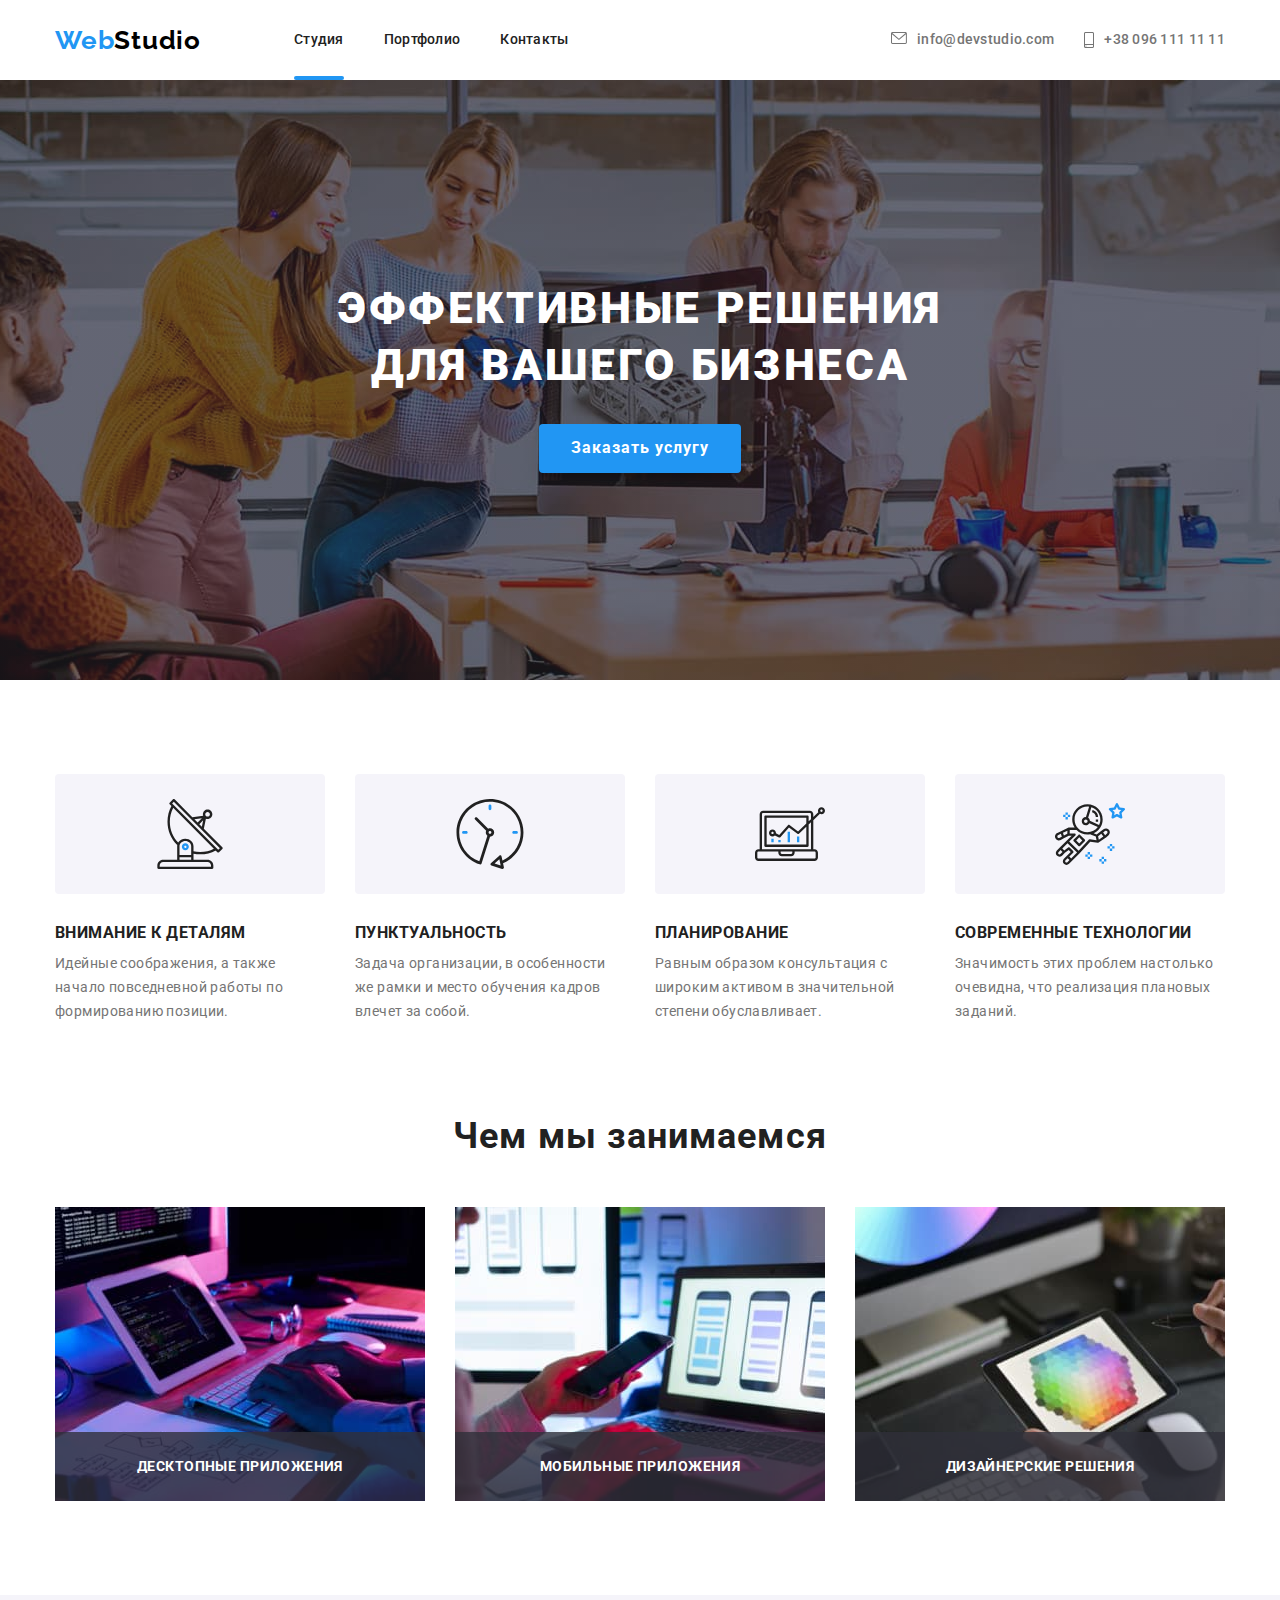
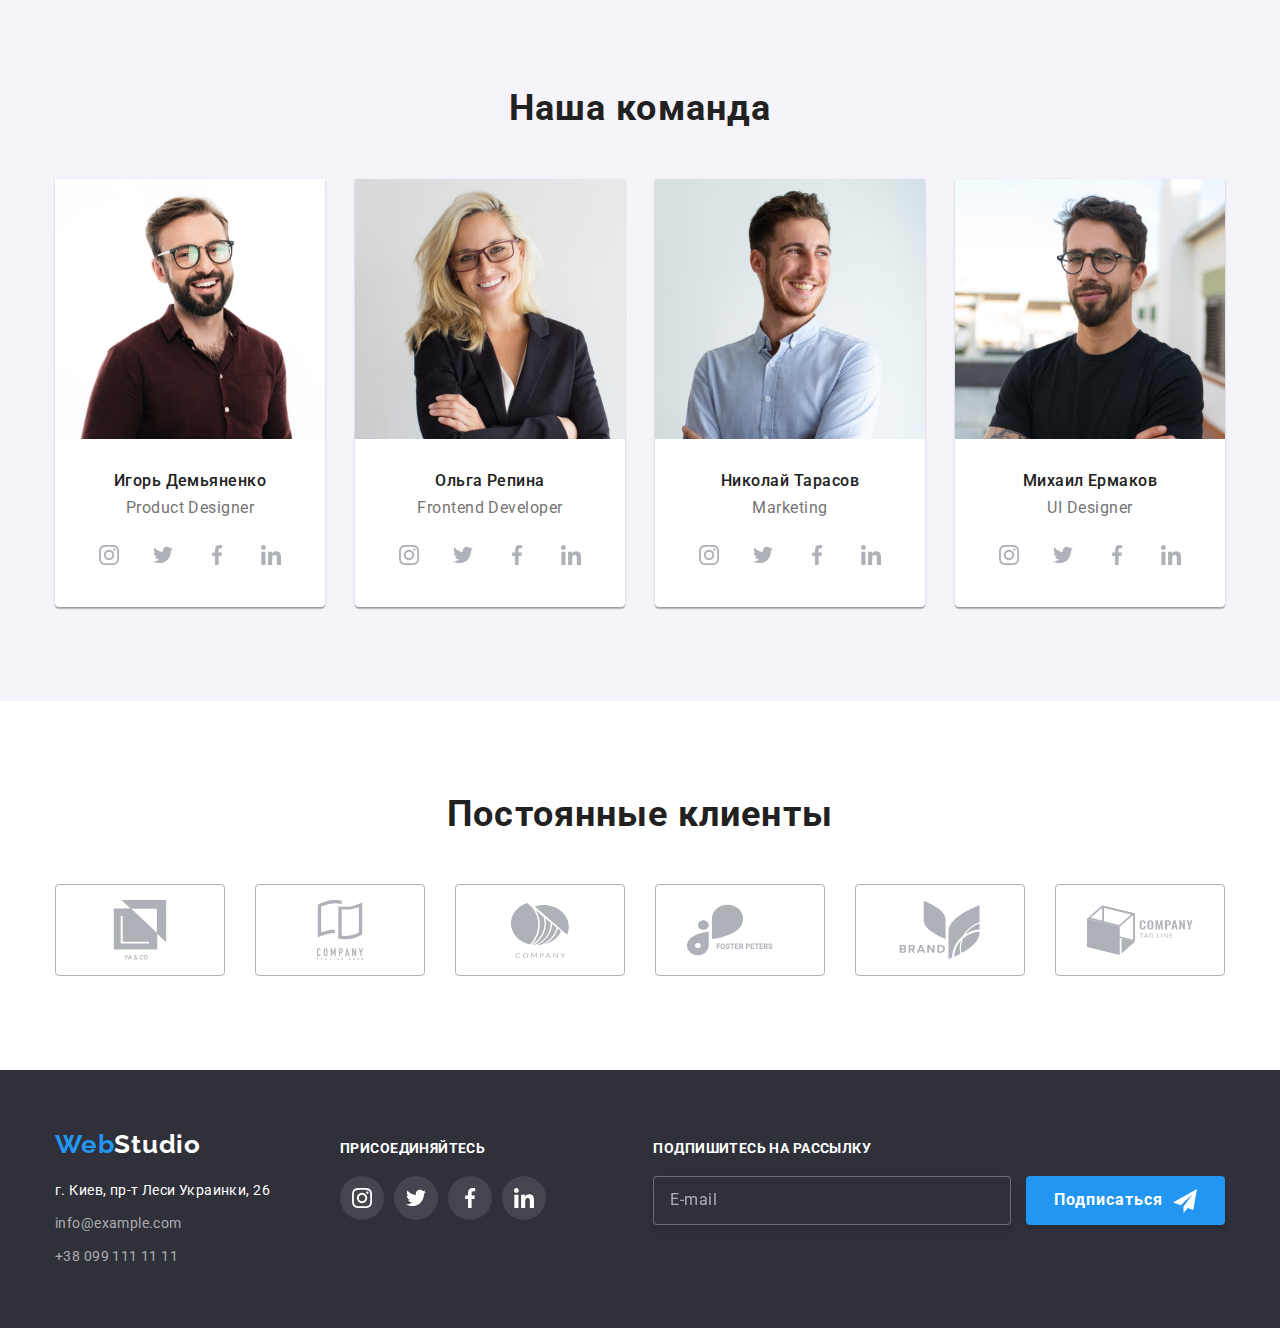
<file: index.html>
<!DOCTYPE html>
<html lang="ru">

<head>
    <meta charset="UTF-8">
    <meta http-equiv="X-UA-Compatible" content="IE=edge">
    <meta name="viewport" content="width=device-width, initial-scale=1.0">
    <title>Dokument1</title>
    <link rel="stylesheet"
        href="https://cdnjs.cloudflare.com/ajax/libs/modern-normalize/1.1.0/modern-normalize.min.css">
    <link rel="stylesheet" href="./css/styles.css">
    <link rel="preconnect" href="https://fonts.googleapis.com">
    <link rel="preconnect" href="https://fonts.gstatic.com" crossorigin>
    <link
        href="https://fonts.googleapis.com/css2?family=Raleway:wght@700&family=Roboto:wght@400;500;700;900&display=swap"
        rel="stylesheet">
</head>

<body>
    <!--Шапка -->
    <header class="page-header">
        <div class="hed-container container">
            <nav class="nav">
                <a href="" class="logo"> Web<span class="span-logo">Studio</span></a>
                <ul class="nav-list">
                    <li class="nav-item"><a href="./index.html" class="nav-link current"> Студия</a></li>
                    <li class="nav-item"><a href="./portfolio.html" class="nav-link">Портфолио</a></li>
                    <li class="nav-item"><a href="" class="nav-link">Контакты </a></li>
                </ul>
            </nav>
            <ul class="contakt">
                <li>
                    <a href="mailto:info@devstudio.com" class="contakt-link">
                        <svg class="contact-icon" width="16" height="12">
                            <use href="./images/symbol-defs.svg#icon-envelope"></use>
                        </svg> info@devstudio.com
                    </a>
                </li>
                <li>
                    <a href="tel:+380961111111" class="contakt-link">
                        <svg class="contact-icon" width="10" height="16">
                            <use href="./images/symbol-defs.svg#icon-smartphone-1"></use>
                        </svg>+38 096 111 11 11
                    </a>
                </li>
            </ul>
        </div>
    </header>
    <main>
        <!--Заголовок-->
        <section class="caption overlay">
            <div class="container">
                <h1 class="caption-title">Эффективные решения для вашего бизнеса</h1>
                <button type="button" class="caption-button" data-modal-open>Заказать услугу</button>
                <div class="backdrop is-hidden" data-modal>
                    <div class="modal">
                        <button class="model-button" data-modal-close>
                            <svg class="model-icon" width="18" height="18">
                                <use href="images/symbol-defs.svg#icon-closebutton"></use>
                            </svg>
                        </button>
                        <form class="modal-form">
                            <p>Оставьте свои данные, мы вам перезвоним</p>
                            <div class="form-fild">

                                <label for="name" class="fild-label">Имя</label>
                                <div class="fild-blok">
                                    <input type="text" name="user-name" id="name" class="form-input">
                                    <svg width="18" height="18" class="ooo-icons">
                                        <use href="images/symbol-defs.svg#icon-personform"></use>
                                    </svg>
                                </div>


                                <label for="tell" class="fild-label">Телефон</label>
                                <div class="fild-blok">
                                    <input type="tel" name="user-tell" id="tell" class="form-input">
                                    <svg width="18" height="18" class="ooo-icons">
                                        <use href="images/symbol-defs.svg#icon-phoneform"></use>
                                    </svg>
                                </div>


                                <label for="email" class="fild-label">Почта</label>
                                <div class="fild-blok">
                                    <input type="email" name="user-email" id="email" class="form-input">
                                    <svg width="18" height="18" class="ooo-icons">
                                        <use href="images/symbol-defs.svg#icon-emailform"></use>
                                    </svg>
                                </div>


                                <div class="modal-comment">
                                    <label for="comment" class="comment-label">Комметарий</label>
                                    <textarea class="comment-fild" name="comment" id="comment" rows="10"
                                        placeholder="Введите текст"></textarea>
                                </div>
                            </div>

                            <!--<div class="modal-policy"-->
                            <input type="checkbox" name="policy" id="policy" class="policy-checkbox" checked>
                            <label for="policy" class="policy-box">
                                Соглашаюсь с рассылкой и принимаю <a>Условия
                                    договора</a></label>

                            <button type="submit">Отправить</button>
                        </form>
                    </div>
                </div>
            </div>

        </section>
        <!--Особенности-->
        <section class="advantage section">
            <div class="container">
                <h2>Наши преимущества</h2>
                <ul class="advantage-list">
                    <li class="advantage-item">
                        <div class="advantage-blok">
                            <svg class="advantage-icon" width="70" height="70">
                                <use href="images/symbol-defs.svg#icon-antenna1"> </use>
                            </svg>
                        </div>
                        <h3>Внимание к деталям</h3>
                        <p class="advantage-content">Идейные соображения, а также начало повседневной работы по
                            формированию
                            позиции.</p>
                    </li>
                    <li class="advantage-item">
                        <div class="advantage-blok">
                            <svg class="advantage-icon" width="70" height="70">
                                <use href="images/symbol-defs.svg#icon-clock1"> </use>
                            </svg>
                        </div>
                        <h3 class="advantage-title">Пунктуальность</h3>
                        <p class="advantage-content">Задача организации, в особенности же рамки и место обучения кадров
                            влечет за
                            собой.</p>
                    </li>
                    <li class="advantage-item">
                        <div class="advantage-blok">
                            <svg class="advantage-icon" width="70" height="70">
                                <use href="images/symbol-defs.svg#icon-diagram1"> </use>
                            </svg>
                        </div>
                        <h3 class="advantage-title">Планирование</h3>
                        <p class="advantage-content">Равным образом консультация с широким активом в значительной
                            степени
                            обуславливает.</p>
                    </li>
                    <li class="advantage-item">
                        <div class="advantage-blok">
                            <svg class="advantage-icon" width="70" height="70">
                                <use href="images/symbol-defs.svg#icon-astronaut1"> </use>
                            </svg>
                        </div>
                        <h3 class="advantage-title">Современные технологии</h3>
                        <p class="advantage-content">Значимость этих проблем настолько очевидна, что реализация плановых
                            заданий.</p>
                    </li>
                </ul>
            </div>
        </section>
        <!--Чем мы занимаемся-->
        <section class="features section">
            <div class="container">
                <h2 class="features-title">Чем мы занимаемся</h2>
                <ul class="features-list">
                    <li class="features-item"><img src="./images/box1.jpg" class="features-picture" alt="создания сайта"
                            width="370">
                        <div class="features-thumb">
                            <p>Десктопные приложения</p>
                        </div>
                    </li>
                    <li class="features-item"><img src="./images/box2.jpg" class="features-picture"
                            alt="делаем дизайн мобильного приложения" width="370">
                        <div class="features-thumb">
                            <p>Мобильные приложения</p>
                        </div>
                    </li>
                    <li class="features-item"><img src="./images/box3.jpg" class="features-picture"
                            alt="делаем дизайн сайта" width="370">
                        <div class="features-thumb">
                            <p>Дизайнерские решения</p>
                        </div>
                    </li>
                </ul>
            </div>
        </section>
        <!--Наша команда-->
        <section class="team section">
            <div class="container">
                <h2 class="team-title">Наша команда</h2>
                <ul class="team-list">
                    <li class="team-item"> <img src="./images/img1.jpg" class="team-picture" alt="Игорь Демьяненко"
                            width="270">
                        <div class="team-details">
                            <h3 class="team-name">Игорь Демьяненко</h3>
                            <p class="team-content">Product Designer</p>
                            <ul class="social-list">
                                <li>
                                    <a href="" class="social-link">
                                        <svg class="social-icon" width="20" height="20">
                                            <use href="images/symbol-defs.svg#icon-instagram1"></use>
                                        </svg>
                                    </a>
                                </li>
                                <li>
                                    <a href="" class="social-link">
                                        <svg class="social-icon" width="20" height="20">
                                            <use href="images/symbol-defs.svg#icon-twitter1"></use>
                                        </svg>
                                    </a>
                                </li>
                                <li>
                                    <a href="" class="social-link">
                                        <svg class="social-icon" width="20" height="20">
                                            <use href="images/symbol-defs.svg#icon-facebook1"></use>
                                        </svg>
                                    </a>
                                </li>
                                <li>
                                    <a href="" class="social-link">
                                        <svg class="social-icon" width="20" height="20">
                                            <use href="images/symbol-defs.svg#icon-linkedin1"></use>
                                        </svg>
                                    </a>
                                </li>
                            </ul>
                        </div>
                    </li>
                    <li class="team-item"><img src="./images/img2.jpg" class="team-picture" alt="Ольга Репина"
                            width="270">
                        <div class="team-details">
                            <h3 class="team-name">Ольга Репина</h3>
                            <p class="team-content">Frontend Developer</p>
                            <ul class="social-list">
                                <li>
                                    <a href="" class="social-link">
                                        <svg class="social-icon" width="20" height="20">
                                            <use href="images/symbol-defs.svg#icon-instagram1"></use>
                                        </svg>
                                    </a>
                                </li>
                                <li>
                                    <a href="" class="social-link">
                                        <svg class="social-icon" width="20" height="20">
                                            <use href="images/symbol-defs.svg#icon-twitter1"></use>
                                        </svg>
                                    </a>
                                </li>
                                <li>
                                    <a href="" class="social-link">
                                        <svg class="social-icon" width="20" height="20">
                                            <use href="images/symbol-defs.svg#icon-facebook1"></use>
                                        </svg>
                                    </a>
                                </li>
                                <li>
                                    <a href="" class="social-link">
                                        <svg class="social-icon" width="20" height="20">
                                            <use href="images/symbol-defs.svg#icon-linkedin1"></use>
                                        </svg>
                                    </a>
                                </li>
                            </ul>
                        </div>
                    </li>
                    <li class="team-item"><img src="./images/img3.jpg" class="team-picture" alt="Николай Тарасов"
                            width="270">
                        <div class="team-details">
                            <h3 class="team-name">Николай Тарасов</h3>
                            <p class="team-content">Marketing</p>
                            <ul class="social-list">
                                <li>
                                    <a href="" class="social-link">
                                        <svg class="social-icon" width="20" height="20">
                                            <use href="images/symbol-defs.svg#icon-instagram1"></use>
                                        </svg>
                                    </a>
                                </li>
                                <li>
                                    <a href="" class="social-link">
                                        <svg class="social-icon" width="20" height="20">
                                            <use href="images/symbol-defs.svg#icon-twitter1"></use>
                                        </svg>
                                    </a>
                                </li>
                                <li>
                                    <a href="" class="social-link">
                                        <svg class="social-icon" width="20" height="20">
                                            <use href="images/symbol-defs.svg#icon-facebook1"></use>
                                        </svg>
                                    </a>
                                </li>
                                <li>
                                    <a href="" class="social-link">
                                        <svg class="social-icon" width="20" height="20">
                                            <use href="images/symbol-defs.svg#icon-linkedin1"></use>
                                        </svg>
                                    </a>
                                </li>
                            </ul>
                        </div>
                    </li>
                    <li class="team-item"><img src="./images/img4.jpg" class="team-picture" alt="Михаил Ермаков"
                            width="270">
                        <div class="team-details">
                            <h3 class="team-name">Михаил Ермаков</h3>
                            <p class="team-content">UI Designer</p>
                            <ul class="social-list">
                                <li>
                                    <a href="" class="social-link">
                                        <svg class="social-icon" width="20" height="20">
                                            <use href="images/symbol-defs.svg#icon-instagram1"></use>
                                        </svg>
                                    </a>
                                </li>
                                <li>
                                    <a href="" class="social-link">
                                        <svg class="social-icon" width="20" height="20">
                                            <use href="images/symbol-defs.svg#icon-twitter1"></use>
                                        </svg>
                                    </a>
                                </li>
                                <li>
                                    <a href="" class="social-link">
                                        <svg class="social-icon" width="20" height="20">
                                            <use href="images/symbol-defs.svg#icon-facebook1"></use>
                                        </svg>
                                    </a>
                                </li>
                                <li>
                                    <a href="" class="social-link">
                                        <svg class="social-icon" width="20" height="20">
                                            <use href="images/symbol-defs.svg#icon-linkedin1"></use>
                                        </svg>
                                    </a>
                                </li>
                            </ul>
                        </div>
                    </li>
                </ul>
            </div>
        </section>
        <!--Постоянные клиееты-->
        <section class=" client section">
            <div class="container">
                <h2 class="client-title">Постоянные клиенты</h2>
                <ul class="client-list">
                    <li class="client-item">
                        <a class="client-link" href="#">
                            <svg class="client-icon" width="106" height="60">
                                <use href=" images/symbol-defs.svg#icon-group1"></use>
                            </svg>
                        </a>
                    </li>
                    <li class="client-item">
                        <a class="client-link" href="#">
                            <svg class="client-icon" width="106" height="60">
                                <use href=" images/symbol-defs.svg#icon-group2"></use>
                            </svg>
                        </a>
                    </li>
                    <li class="client-item">
                        <a class="client-link" href="#">
                            <svg class="client-icon" width="106" height="60">
                                <use href="images/symbol-defs.svg#icon-group3"></use>
                            </svg>
                        </a>
                    </li>
                    <li class="client-item">
                        <a class="client-link" href="#">
                            <svg class="client-icon" width="106" height="60">
                                <use href="images/symbol-defs.svg#icon-group4"></use>
                            </svg>
                        </a>
                    </li>
                    <li class="client-item">
                        <a class="client-link" href="#">
                            <svg class="client-icon" width="106" height="60">
                                <use href="images/symbol-defs.svg#icon-group5"></use>
                            </svg>
                        </a>
                    </li>
                    <li class="client-item">
                        <a class="client-link" href="#">
                            <svg class="client-icon" width="106" height="60">
                                <use href="images/symbol-defs.svg#icon-group6"></use>
                            </svg>
                        </a>
                    </li>
                </ul>
            </div>

        </section>
    </main>
    <footer class="footer">
        <div class="container">
            <div class="footer-info">
                <a href="" class="footlogo logo"> Web<span class="footer-logo">Studio</span></a>
                <address class="footer-contact">
                    <ul class="footer-list">
                        <li class="footer-item"> <a href="" class="footer-adress">г. Киев, пр-т Леси Украинки, 26</a>
                        </li>
                        <li class="footer-item"> <a href="" class="footer-link"> info@example.com</a></li>
                        <li class="footer-item"><a href="" class="footer-link"> +38 099 111 11 11</a></li>
                    </ul>
                </address>
            </div>
            <div class="follow">
                <h3>Присоединяйтесь</h3>
                <ul class="follow-list">
                    <li><a href="" class="follow-link">
                            <svg class="follow-icon" width="20" height="20">
                                <use href="images/symbol-defs.svg#icon-instagram1"></use>
                            </svg>
                        </a></li>
                    <li><a href="" class="follow-link">
                            <svg class="follow-icon" width="20" height="20">
                                <use href="images/symbol-defs.svg#icon-twitter1"></use>
                            </svg>
                        </a></li>
                    <li><a href="" class="follow-link">
                            <svg class="follow-icon" width="20" height="20">
                                <use href="images/symbol-defs.svg#icon-facebook1"></use>
                            </svg>
                        </a></li>
                    <li><a href="" class="follow-link">
                            <svg class="follow-icon" width="20" height="20">
                                <use href="images/symbol-defs.svg#icon-linkedin1"></use>
                            </svg>
                        </a>
                    </li>
                </ul>
            </div>

            <form class="foter-form">
                <h3>Подпишитесь на рассылку</h3>
                <label for="email"></label>
                <input type="email" name="email" placeholder="E-mail">
                <button type="submit">Подписаться
                    <svg class="form-footer-icon" width="24" height="24">
                        <use href="images/symbol-defs.svg#icon-iconsend"></use>
                    </svg>
                </button>
            </form>
        </div>


    </footer>
    <script src="./JS/modal.js"></script>
</body>

</html>
</file>
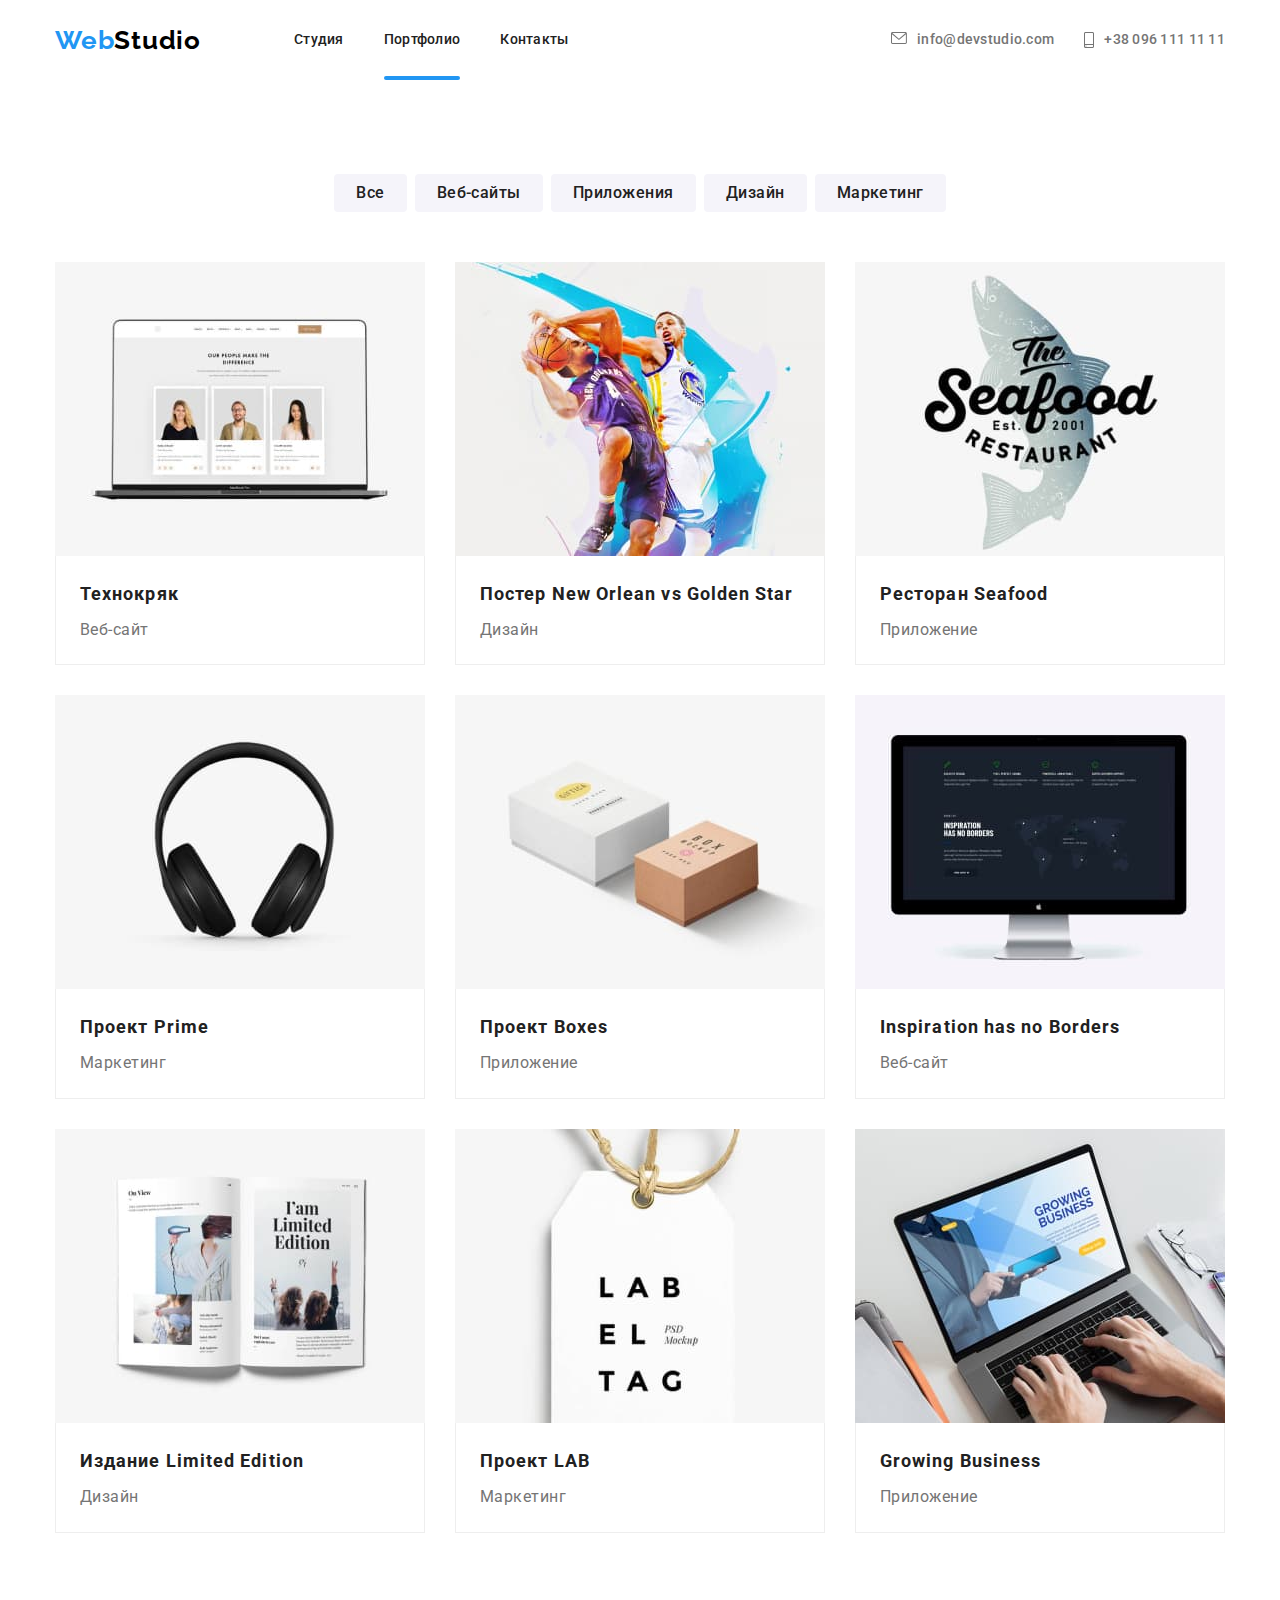
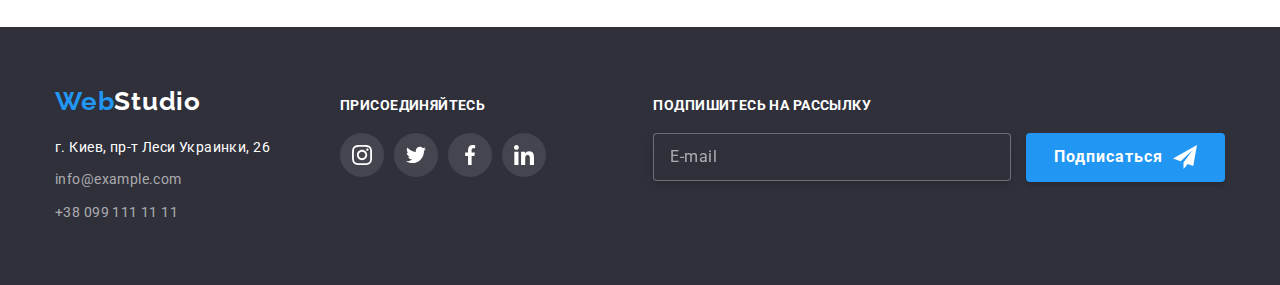
<file: portfolio.html>
<!DOCTYPE html>
<html lang="ru">

<head>
    <meta charset="UTF-8">
    <meta http-equiv="X-UA-Compatible" content="IE=edge">
    <meta name="viewport" content="width=device-width, initial-scale=1.0">
    <title>Dokument1</title>
    <link rel="stylesheet"
        href="https://cdnjs.cloudflare.com/ajax/libs/modern-normalize/1.1.0/modern-normalize.min.css">
    <link rel="stylesheet" href="./css/styles.css">
    <link rel="preconnect" href="https://fonts.googleapis.com">
    <link rel="preconnect" href="https://fonts.gstatic.com" crossorigin>
    <link
        href="https://fonts.googleapis.com/css2?family=Raleway:wght@700&family=Roboto:wght@400;500;700;900&display=swap"
        rel="stylesheet">
</head>

<body>
    <!--Шапка -->
    <header class="page-header">
        <div class="hed-container container">
            <nav class="nav">
                <a href="" class="logo"> Web<span class="span-logo">Studio</span></a>
                <ul class="nav-list">
                    <li class="nav-item"><a href="./index.html" class="nav-link"> Студия</a></li>
                    <li class="nav-item"><a href="./portfolio.html" class="nav-link current">Портфолио</a></li>
                    <li class="nav-item"><a href="" class="nav-link ">Контакты </a></li>
                </ul>
            </nav>
            <ul class="contakt">
                <li>
                    <a href="mailto:info@devstudio.com" class="contakt-link">
                        <svg class="contact-icon" width="16" height="12">
                            <use href="./images/symbol-defs.svg#icon-envelope"></use>
                        </svg> info@devstudio.com
                    </a>
                </li>
                <li>
                    <a href="tel:+380961111111" class="contakt-link">
                        <svg class="contact-icon" width="10" height="16">
                            <use href="./images/symbol-defs.svg#icon-smartphone-1"></use>
                        </svg>+38 096 111 11 11
                    </a>
                </li>
            </ul>
        </div>
    </header>
    <main>
        <!--Здесь одна секция-->
        <section class="portfolio section">
            <div class="container">
                <h1>Portfolio</h1>
                <ul class="button-list">
                    <li class="button-item"><button type="button">Все</button></li>
                    <li class="button-item"><button type="button">Веб-сайты</button></li>
                    <li class="button-item"><button type="button">Приложения</button></li>
                    <li class="button-item"><button type="button">Дизайн</button></li>
                    <li class="button-item"><button type="button">Маркетинг</button></li>
                </ul>
                <ul class="portfolio-list">
                    <li class="portfolio-item">
                        <a href="" class="portfolio-link">
                            <div class="portfolio-thumb">
                                <img src="./images/img5.jpg" class="portfolio-picture" alt="макет сайта на ноутбуке"
                                    width="370">
                                <p class="article-content">
                                    Технокряк это современная площадка распространения коронавируса. Компании используют
                                    эту платформу для цифрового
                                    шпионажа и атак на защищённые сервера конкурентов.
                                </p>
                            </div>
                            <div class="portfolio-details">
                                <h2>Технокряк</h2>
                                <p>Веб-сайт</p>
                            </div>
                        </a>
                    </li>
                    <li class="portfolio-item">
                        <a href="" class="portfolio-link">
                            <div class="portfolio-thumb">
                                <img src="./images/img6.jpg" class="portfolio-picture" alt="волейболисты" width="370">
                                <p class="article-content">
                                    Lorem ipsum dolor sit amet consectetur adipisicing elit. Officia doloribus quibusdam
                                    saepe veritatis fugit mollitia assumenda est totam alias enim, commodi ipsam rerum
                                    neque iste pariatur in maxime modi ducimus!
                                </p>
                            </div>
                            <div class="portfolio-details">
                                <h2>Постер New Orlean vs Golden Star</h2>
                                <p>Дизайн</p>
                            </div>
                        </a>
                    </li>
                    <li class="portfolio-item">
                        <a href="" class="portfolio-link">
                            <div class="portfolio-thumb"><img src="./images/img7.jpg" class="portfolio-picture"
                                    alt="макет приложения" width="370">
                                <p class="article-content">
                                    Технокряк это современная площадка распространения коронавируса. Компании используют
                                    эту платформу для цифрового
                                    шпионажа и атак на защищённые сервера конкурентов.
                                </p>
                            </div>
                            <div class="portfolio-details">
                                <h2>Ресторан Seafood</h2>
                                <p>Приложение</p>
                            </div>
                        </a>
                    </li>
                    <li class="portfolio-item">
                        <a href="" class="portfolio-link">
                            <div class="portfolio-thumb"><img src="./images/img8.jpg" class="portfolio-picture"
                                    alt="наушники" width="370">
                                <p class="article-content">
                                    Технокряк это современная площадка распространения коронавируса. Компании используют
                                    эту платформу для цифрового
                                    шпионажа и атак на защищённые сервера конкурентов.
                                </p>
                            </div>
                            <div class="portfolio-details">
                                <h2>Проект Prime</h2>
                                <p>Маркетинг</p>
                            </div>
                        </a>
                    </li>
                    <li class="portfolio-item">
                        <a href="" class="portfolio-link">
                            <div class="portfolio-thumb"><img src="./images/img9.jpg" class="portfolio-picture"
                                    alt="коробочки" width="370">
                                <p class="article-content">
                                    Технокряк это современная площадка распространения коронавируса. Компании используют
                                    эту платформу для цифрового
                                    шпионажа и атак на защищённые сервера конкурентов.
                                </p>
                            </div>
                            <div class="portfolio-details">
                                <h2>Проект Boxes</h2>
                                <p>Приложение</p>
                            </div>
                        </a>
                    </li>
                    <li class="portfolio-item">
                        <a href="" class="portfolio-link">
                            <div class="portfolio-thumb"><img src="./images/img10.jpg" class="portfolio-picture"
                                    alt="монитор" width="370">
                                <p class="article-content">
                                    Технокряк это современная площадка распространения коронавируса. Компании используют
                                    эту платформу для цифрового
                                    шпионажа и атак на защищённые сервера конкурентов.
                                </p>
                            </div>
                            <div class="portfolio-details">
                                <h2>Inspiration has no Borders</h2>
                                <p>Веб-сайт</p>
                            </div>
                        </a>
                    </li>
                    <li class="portfolio-item">
                        <a href="" class="portfolio-link">
                            <div class="portfolio-thumb"><img src="./images/img11.jpg" class="portfolio-picture"
                                    alt="книга" width="370">
                                <p class="article-content">
                                    Технокряк это современная площадка распространения коронавируса. Компании используют
                                    эту платформу для цифрового
                                    шпионажа и атак на защищённые сервера конкурентов.
                                </p>
                            </div>
                            <div class="portfolio-details">
                                <h2>Издание Limited Edition</h2>
                                <p>Дизайн</p>
                            </div>
                        </a>
                    </li>
                    <li class="portfolio-item">
                        <a href="" class="portfolio-link">
                            <div class="portfolio-thumb"><img src="./images/img12.jpg" class="portfolio-picture"
                                    alt="бейдж" width="370">
                                <p class="article-content">
                                    Технокряк это современная площадка распространения коронавируса. Компании используют
                                    эту платформу для цифрового
                                    шпионажа и атак на защищённые сервера конкурентов.
                                </p>
                            </div>
                            <div class="portfolio-details">
                                <h2>Проект LAB</h2>
                                <p>Маркетинг</p>
                            </div>
                        </a>
                    </li>
                    <li class="portfolio-item">
                        <a href="" class="portfolio-link">
                            <div class="portfolio-thumb"><img src="./images/img13.jpg" class="portfolio-picture"
                                    alt="макет приложения на ноутбуке" width="370">
                                <p class="article-content">
                                    Технокряк это современная площадка распространения коронавируса. Компании используют
                                    эту платформу для цифрового
                                    шпионажа и атак на защищённые сервера конкурентов.
                                </p>
                            </div>
                            <div class="portfolio-details">
                                <h2>Growing Business</h2>
                                <p>Приложение</p>
                            </div>
                        </a>

                    </li>
                </ul>
            </div>
        </section>
    </main>
    <footer class="footer">
        <div class="container">
            <div class="footer-info">
                <a href="" class="footlogo logo"> Web<span class="footer-logo">Studio</span></a>
                <address class="footer-contact">
                    <ul class="footer-list">
                        <li class="footer-item"> <a href="" class="footer-adress">г. Киев, пр-т Леси Украинки, 26</a>
                        </li>
                        <li class="footer-item"> <a href="" class="footer-link"> info@example.com</a></li>
                        <li class="footer-item"><a href="" class="footer-link"> +38 099 111 11 11</a></li>
                    </ul>
                </address>
            </div>
            <div class="follow">
                <h3>Присоединяйтесь</h3>
                <ul class="follow-list">
                    <li><a href="" class="follow-link">
                            <svg class="follow-icon" width="20" height="20">
                                <use href="images/symbol-defs.svg#icon-instagram1"></use>
                            </svg>
                        </a></li>
                    <li><a href="" class="follow-link">
                            <svg class="follow-icon" width="20" height="20">
                                <use href="images/symbol-defs.svg#icon-twitter1"></use>
                            </svg>
                        </a></li>
                    <li><a href="" class="follow-link">
                            <svg class="follow-icon" width="20" height="20">
                                <use href="images/symbol-defs.svg#icon-facebook1"></use>
                            </svg>
                        </a></li>
                    <li><a href="" class="follow-link">
                            <svg class="follow-icon" width="20" height="20">
                                <use href="images/symbol-defs.svg#icon-linkedin1"></use>
                            </svg>
                        </a></li>
                </ul>
            </div>
            <form class="foter-form">
                <h3>Подпишитесь на рассылку</h3>
                <label for="email"></label>
                <input type="email" name="email" id="email" placeholder="E-mail">
                <button type="submit">Подписаться
                    <svg class="form-footer-icon" width="24" height="24">
                        <use href="images/symbol-defs.svg#icon-iconsend"></use>
                    </svg>
                </button>
            </form>
        </div>
    </footer>
</body>

</html>
</file>
<file: css/styles.css>
body {
    font-family: "Roboto", sans-serif;
    font-size: 14px;
    background-color: var(--background-color);
    color: var(--page-text-color);

  
}
:root{
    --primary-text-color: #212121;
    --title-text-color: #FFFFFF;
    --accent-text-color: #2196F3;
    --page-text-color:#757575;
    --footer-link-color: #FFFFFF99;
    --logo-color:  #000000;
    --background-color:#FFFFFF;
    --background-color-main:#2F303A;
    --background-button-portfolio: #F5F4FA;
    --background-button-hover: #2196F3;
    --box-shadow-portfolio:0px 4px 4px 0px #00000040;
    --box-shadow-portlolio-button :0px 2px 2px 0px #0000001F,

 0px 1px 2px 0px #00000014,

 0px 3px 1px 0px #0000001A;

    --box-shadow-button-hover: 0px 2px 2px 0px #0000001F;
    box-shadow: 0px 1px 2px 0px #00000014;
    box-shadow: 0px 3px 1px 0px #0000001A;
    --portfolio-border-radius: 4px;
    --primery-icon-color: #AFB1B8;

}
a{
    text-decoration: none;
}
h1, h2, h3, p{
    margin: 0;
    list-style: none;
}
ul{
list-style: none;
margin: 0;
padding: 0;
}

li {
    display: inline-block;
}

.section{
    /*padding-top: 94px;
    padding-bottom: 94px;*/
    padding: 94px 0;
}

/*.page-header {
    border-bottom:  1px solid #ECECEC;
}*/

.container {
    width: 1200px;
    margin-left: auto;
    margin-right: auto;
    padding-left: 15px;
    padding-right: 15px;
}

.hed-container {
    display: flex;
    align-items: center;
 }

 .logo{
    font-family: Raleway;
    font-weight: bold;
    font-size: 26px;
    line-height: 1.1;
    letter-spacing: 0.03em;
    color: var(--accent-text-color);
    margin-right: 93px;
 }
 .span-logo{
     color: var(--logo-color);
 }
 .nav{
     display: flex;
     align-items: center;
     margin-left: 93px;
     margin-left: 0;
     
 }
 .nav-list {
     display: flex;

 }

 .nav-item:not(:last-child) {
     margin-right: 40px;
 }

 /*.nav-list .item + .item{
     margin-left: 40px;
 }*/

 .nav-list a {
    font-weight: 500;
    line-height:1.1;
    letter-spacing: 0.02em;
    display: block;
    padding-top: 32px;
    padding-bottom: 32px;
    position: relative;
    color: var(--primary-text-color);

    transition: color 250ms cubic-bezier(0.4, 0, 0.2, 1) ;
 }
 .nav-link:hover, 
 .nav-link:focus
   {
     color: var(--accent-text-color);
     cursor: pointer;
 }

 .nav-link.current::after
 {
     content: "";
     width: 100%;
     height: 4px;
     display: block;
     position: absolute;
     bottom: 0;
     left: 0;
     border-radius: 2px;
     background: var(--background-button-hover);
   
   
 }
/*.nav-link.current:active::after{
    opacity: 1;
}*/



 .contakt {
    display: flex;
    margin-left: auto;
 }
/*.contakt-item:not(:last-child){
    margin-right: 50px;
}*/


 .contakt .contakt-link{
    font-weight: 500;
    font-size: 14px;
    line-height: 1.1;
    letter-spacing: 0.02em;
     color:var(--page-text-color);
     display: inline-flex;
     padding: 32px 0;

    transition: color 250ms cubic-bezier(0.4, 0, 0.2, 1) ;
 }

 .contakt >li:not(:last-child){
     margin-right: 30px;
 }
.contakt-link:hover,
.contakt-link:focus
{
    color: var(--accent-text-color);
}

 .contact-icon{
    margin-right: 10px;
    fill: currentColor;
}
/*.contact-icon:hover{
    fill: var(--background-button-hover);
}*/

/*Секція заголовок*/

.caption{

    margin: auto;
    padding-top: 200px;
    padding-bottom: 200px;
    background: var(--background-color-main);
}

/*стилізація фото заголовка, лінійний градієнт*/

.overlay{
    max-width: 1600px;
    height: 600px;
    margin-left: auto;
    margin-right: auto;
    background-image: linear-gradient(to right, rgba(47, 48, 58, 0.4),
    rgba(47, 48, 58, 0.4)),
    url("../images/Img14.jpg");
    background-repeat: no-repeat;
    background-position: center;
    background-size: cover;
}

/* кінець стилізація фото заголовка, лінійний градієнт*/

.caption-title{
    font-weight: 900;
    font-size: 44px;
    line-height: 1.3;
    text-align: center;
    letter-spacing: 0.06em;
    text-transform: uppercase;
    color: var(--title-text-color);
    width: 696px;
    margin-left: auto;
    margin-right: auto;
    margin-bottom: 30px;
}
.caption-button{
    font-weight: bold;
    font-size: 16px;
    line-height: 1.8;
    display: flex;
    align-items: center;
    text-align: center;
    letter-spacing: 0.06em;
    color: var(--title-text-color);
    background-color: var(--accent-text-color);
    margin-left: auto;
    box-shadow: 0px 4px 4px rgba(0, 0, 0, 0.15);
    margin-right: auto;
    padding: 10px 32px;
    border-radius: 4px;
    border: none;
    cursor: pointer;

    
}

.backdrop{
    z-index: 10;
    position: fixed;
    top: 0;
    left: 0;
    width: 100%;
    height: 100%;
    background-color: rgba(0, 0, 0, 0.2);

    transition:  1s cubic-bezier(0.4, 0, 0.2, 1) opacity ;

    
}
.backdrop.is-hidden{
    opacity: 0;
    pointer-events: none;
}

.modal{
    position: absolute;
    top: 50%;
    left: 50%;
    transform: translate(-50%, -50%);

    width: 528px;
    min-height: 581px;

    background-color: var(--background-color);
    border-radius: 4px;

    transition:  1s cubic-bezier(0.4, 0, 0.2, 1) ;


}

.model-button{
    position: absolute;
    top: 8px;
    right: 8px;

    display: flex;
    width: 30px;
    height: 30px;
    border-radius: 50%;
    align-items: center;
    justify-content: center;
    background: var(--background-color);
    border: 1px solid rgba(0, 0, 0, 0.1);
    box-sizing: border-box;

    padding: 0;
    cursor: pointer;

    transition:  fill 250ms cubic-bezier(0.4, 0, 0.2, 1) ;
    
}

.model-button:hover{
fill: var(--background-button-hover);
}


.modal-form  p{
    font-weight: bold;
    font-size: 20px;
    line-height: 1.1;
    text-align: center;
    letter-spacing: 0.03em;

    color: var(--primary-text-color);
    margin-bottom: 12px;

}

.modal-form{
    width: 528px;
    padding: 40px;
    /*outline: 1px solid teal;*/
}

.form-fild{
    /*width: 448px;*/
   /* outline: 1px solid red;*/
    margin-bottom: 20px;
    display: flex;
    flex-direction: column;
    
}

.fild-blok{
    position: relative;
    width: 448px;
    height: 40px;
    
    margin-bottom: 10px;
   
}
 .fild-label
 {
    font-size: 12px;
    line-height: 1.1;
    letter-spacing: 0.01em;
    color: var(--page-text-color);
    margin-bottom: 4px;
}

 .form-input
{
    width: 100%;
    margin-bottom: 10px;
    padding: 10px 42px;
    border: 1px solid rgba(33, 33, 33, 0.2);
    box-sizing: border-box;
    border-radius: 4px;

     transition: border 250ms cubic-bezier(0.4, 0, 0.2, 1) ;
   
}
.form-input:hover,
 .form-input:focus{
     outline: none;
    border: 1px solid  var(--accent-text-color);
    cursor: pointer;
}

.form-input:hover + .ooo-icons,
.form-input:focus + .ooo-icons
{
    fill: var(--background-button-hover);
}


.ooo-icons{
    position: absolute;
    top: 50%;
    left: 12px;
    display: inline-block;

    transform: translateY(-50%);
     transition: fill 250ms cubic-bezier(0.4, 0, 0.2, 1) ;
}



.modal-comment{
    display: flex;
    flex-direction: column;
    width: 448px;
    height: 120px;
   
}

.comment-label{
    font-size: 12px;
    line-height: 1.1;
    letter-spacing: 0.01em;
    color: var(--page-text-color);
    margin-bottom: 4px;
}
.comment-fild{
    padding: 12px 16px;
    border: 1px solid rgba(33, 33, 33, 0.2);
    box-sizing: border-box;
    border-radius: 4px;
    resize: none;
}

 

.form-fild textarea::placeholder{ 
    font-size: 12px;
    line-height: 1.1;
    letter-spacing: 0.01em;
    color: rgba(117, 117, 117, 0.5);

}

/*.modal-policy{
    width: 425px;
    margin-left: auto;
    margin-right: auto;
    margin-bottom: 30px;
    display: flex;
    align-items: center;
}*/

.policy-box{
    margin-bottom: 30px;
    font-size: 14px;
    line-height: 1.7;
    letter-spacing: 0.03em;
    color: var(--page-text-color);
    display: flex;
    align-items: center;
    
}

.policy-checkbox{
    position: absolute;
    width: 1px;
    height: 1px;
    margin: -1px;
    border: 0px;
    padding: 0px;
    clip: rect(0 0 0 0);
    overflow: hidden;
}

.policy-checkbox:checked + .policy-box::before{
    background-color: var(--background-button-hover);
    background-image: url(../images/icon-check.svg);
    background-repeat: no-repeat;
    background-position: center;
    background-size: contain;
}
.policy-checkbox:checked + .policy-box::before{
    border: 1px solid var(--background-button-hover);
}
.policy-box::before{
    display: block;
    content: "";
    width: 16px;
    height: 16px;
    border: 1px solid var(--primary-text-color);
    border-radius: 2px;
    margin-right: 7px;
}

.policy-box a{
    margin-left: 5px;
    color: var(--accent-text-color);
   text-decoration: underline;
}


.modal-form button {
    display: inline-flex;
    padding: 10px 28px;
    margin-left: 165px;
    border: none;
    border-radius: 4px;
    background-color: var(--background-button-hover);
    color: var(--title-text-color);
    box-shadow: 0px 4px 4px rgba(0, 0, 0, 0.15);
    cursor: pointer;


    font-weight: bold;
    font-size: 16px;
    line-height: 1.8;
    letter-spacing: 0.06em;


}
/*Секкція Особливості Advantage*/

.advantage{
   padding-bottom: 0;
}
.advantage-list{
    display: flex;
}
.advantage-item{
    width: 270px;
}
.advantage-item:not(:first-child) {
      margin-left: 30px;
}
.advantage-blok {
    display: flex;
    height: 120px;
    background: var(--background-button-portfolio);
    border-radius: 4px;
   /*background-image: url("../images/symbol-defs.svg#icon-antenna1");*/
    margin-bottom: 30px;
    align-items: center;
    justify-content: center;
}

/*Інший варіант для не інтерактивних елементів додавати фото через бекграунд імедж*/
 /*.advantage-item:nth-child(1) {
   background-image: url("../images/symbol-defs.svg#icon-antenna1");
  

 .advantage-item:nth-child(2)::before{
     background-image: url("../images/symbol-defs.svg#icon-clock1");
    
 }
  .advantage-item:nth-child(3)::before{
     background-image: url("../images/diagram1.png");
 }*/


.advantage h2{
     position: absolute;
     width: 1px;
     height: 1px;
     margin: -1px;
     padding: 0;
     overflow: hidden;
     border: 0;
     clip: rect(0000);
}
.advantage-item h3 {
    line-height: 1.1;
    letter-spacing: 0.03em;
    text-transform: uppercase;
    color: var(--primary-text-color);
    margin-bottom: 10px;
}

.advantage-list p{
    line-height: 1.7;
    letter-spacing: 0.03em;
    color: var(--page-text-color);
}
/*Кінець секції Advantage*/

/*Початок секії Чем мы занимаесмя*/

.features-title{
    font-weight: bold;
    font-size: 36px;
    line-height: 1.1;
    text-align: center;
    letter-spacing: 0.03em;
    color: var(--primary-text-color);
    margin-bottom: 50px;
}
.features-list{
    display: flex;
    /*justify-content: space-between;
    list-style: none;*/
  /*margin: 0 auto;*/
    align-items: center;
}

.features-item:not(:first-child) {
      margin-left: 30px;
}
.features-item{
    position: relative;
}


 .features-picture {
     display: block;
     max-width: 100%;
     height: auto;
 }

 .features-thumb{
     position: absolute;
     bottom: 0;
     left: 0;
     background:  rgba(47, 48, 58, 0.8);
     width: 100%;
 }

.features-thumb p{
font-weight: bold;
font-size: 14px;
line-height: 1.1;
text-align: center;
justify-content: center;
letter-spacing: 0.03em;
text-transform: uppercase;
color: var(--title-text-color);
padding: 27px 82px;
}


/*Кінець  секії Чем мы занимаесмя*/

/*Секція наша команда*/

.team{
   background: #F5F4FA; 
   margin-left: auto;
   margin-right: auto;

}

.team-title{
    font-weight: bold;
    font-size: 36px;
    line-height: 1.1;
    text-align: center;
    letter-spacing: 0.03em;
    color: var(--primary-text-color);
    margin-bottom: 50px;
}
.team-list{
    display: flex;
    /*justify-content: space-between;*/
    margin-left: auto;
    margin-right: auto;
}
.team-details {
  padding-top: 30px;
  padding-bottom: 30px;
}
.team-item{
    width: calc((100% - 90px) / 4);
    border-radius: 0px 0px 4px 4px;
    background-color:var(--background-color);
    box-shadow: 0px 1px 3px rgba(0, 0, 0, 0.12), 0px 1px 1px rgba(0, 0, 0, 0.14), 0px 2px 1px rgba(0, 0, 0, 0.2);


}
.team-item:not(:first-child) {
    margin-left: 30px;
}

.team-name{
    font-weight: 500;
    font-size: 16px;
    line-height: 1.1;
    text-align: center;
    letter-spacing: 0.03em;
    color: var(--primary-text-color);
    margin-bottom: 10px;

}
.team-content{
    font-weight: normal;
    font-size: 16px;
    line-height: 1.1;
    text-align: center;
    letter-spacing: 0.03em;
    color: var(--page-text-color);
    margin-bottom: 16px;

}
.team-picture{
    max-width: 100%;
    height: auto;
   
}

.social-list{
    display: flex;
    justify-content: center;
   
}

.social-list li:not(:last-child){
    margin-right: 10px;
}
.social-link{
    display: flex;
    width: 44px;
    height: 44px;
    border-radius: 50%;
    align-items: center;
    justify-content: center;
    background-color: var(--background-color);

    transition: background-color 250ms cubic-bezier(0.4, 0, 0.2, 1) ;
}
.social-link:hover,
.social-link:focus
{
   background-color: var(--background-button-hover);
}

.social-icon{
    fill: var(--primery-icon-color);

     transition: fill 250ms cubic-bezier(0.4, 0, 0.2, 1) ;
}

.social-link:hover .social-icon{
    fill: var(--title-text-color);
}

/*Секція наші клієнти*/

.client-list{
    display: flex;
    justify-content: space-between;
  
}
.client-title{
     font-weight: bold;
    font-size: 36px;
    line-height: 1.1;
    text-align: center;
    letter-spacing: 0.03em;
    color: var(--primary-text-color);
    margin-bottom: 50px;
}

/*.client-item{
    background-color:var(--background-color);
     width: calc((100% - 150px) / 6);
     border: 1px solid #AFB1B8;
    box-sizing: border-box;
    border-radius: 4px;

}*/

/*.client-item:not(:first-child) {
    margin-left: 30px;
}*/ 
.client-link {
    display: flex;
    align-items: center;
    justify-content: center;
    width: 170px;
    height: 92px;
     border: 1px solid var(--primery-icon-color);
     background-color: var(--background-color);
    border-radius: 4px;

    transition: border-color 250ms cubic-bezier(0.4, 0, 0.2, 1) ;
    
}
.client-link:hover,
.client-link:focus      
 {
     border-color: var(--background-button-hover);

}

.client-link:hover .client-icon,
.client-link:focus .client-icon
{
   fill: var(--background-button-hover);
    transition: fill 250ms cubic-bezier(0.4, 0, 0.2, 1) ;

}
.client-icon {
    fill: var(--primery-icon-color);
  
}
/*.client-icon:hover{
    fill: var(--background-button-hover);
}*/

/*Кінець секції Постійні клієнти*/

/* Старт Футер*/

.footer{
    padding-top: 60px;
    padding-bottom: 60px;
    background: var(--background-color-main);
 
}
.footer .container{
    display: flex;
    align-items: baseline;
  
}
.footer-logo{
    color: var(--title-text-color);
}
.footlogo{
    display: inline-block;
    margin: 0 auto;
    margin-bottom: 20px;
   

}
.footer-adress{
    font-style: normal;
    font-weight: normal;
    font-size: 14px;
    line-height: 1.7;
    letter-spacing: 0.03em;
    color: var(--background-color);

}
.footer-list{
    display: inline-block;
    
}

.footer-list > li {
display: block;
}
.footer-item:not(:last-child) {
    margin-bottom: 9px;
}

.footer-link{
    font-style: normal;
    font-weight: normal;
    font-size: 14px;
    line-height: 1.7;
    letter-spacing: 0.03em;
    color: var(--footer-link-color);

     transition: color 250ms cubic-bezier(0.4, 0, 0.2, 1) ;

}
.footer-link:hover,
.footer-link:focus{
    color: var(--accent-text-color);

}

.follow{
    margin-left: 70px;
   
}

.follow h3{
    font-weight: bold;
    font-size: 14px;
    line-height: 16px;
    letter-spacing: 0.03em;
    text-transform: uppercase;
    color: var(--title-text-color);
    margin-bottom: 20px;
}

.follow-list{
    display: flex;
    justify-content: space-between;
}
.follow-list li:not(:last-child){
    margin-right: 10px;
}
.follow-link{
    display: flex;
    width: 44px;
    height: 44px;
    border-radius: 50%;
    align-items: center;
    justify-content: center;
    background: rgba(255, 255, 255, 0.1);

    transition: background-color 250ms cubic-bezier(0.4, 0, 0.2, 1) ;
  
}
.follow-icon{
    fill: var(--title-text-color);
}
.follow-link:hover{
    background-color: var(--background-button-hover);
}

.foter-form{
    margin-left: auto;
}

.foter-form button {
    display: inline-flex;
    padding: 10px 28px;
    margin-left: 12px;
    border: none;
    border-radius: 4px;
    background-color: var(--background-button-hover);
    color: var(--title-text-color);
    box-shadow: 0px 4px 4px rgba(0, 0, 0, 0.15);
    cursor: pointer;
    justify-content: center;
    align-items: center;

    font-weight: bold;
    font-size: 16px;
    line-height: 1.8;
    letter-spacing: 0.06em;


}
.foter-form h3{
    font-weight: bold;
    font-size: 14px;
    line-height: 16px;
    letter-spacing: 0.03em;
    text-transform: uppercase;
    color: var(--title-text-color);
    margin-bottom: 20px;
}
.form-footer-icon{
    margin-left: 10px;
}

    
.foter-form input{
    width: 358px;
     background-color: var(--background-color-main);
     color: var(--title-text-color);
     padding: 15px 16px;
     border: 1px solid rgba(255, 255, 255, 0.3);
    box-sizing: border-box;
    filter: drop-shadow(0px 4px 4px rgba(0, 0, 0, 0.15));
    border-radius: 4px;
 
    
}


.foter-form input::placeholder{
    font-size: 16px;
    line-height: 1.2;
    letter-spacing: 0.03em;
    color: rgba(255, 255, 255, 0.6);
    

}





/*Кінець футера*/


/*Початок Портфоліо*/

.portfolio h1{
     position: absolute;
     width: 1px;
     height: 1px;
     margin: -1px;
     padding: 0;
     overflow: hidden;
     border: 0;
     clip: rect(0000);
 }


.button-list {
    display: flex;
    justify-content: center;
    margin: 0 auto 50px;
  
   
}
.button-list .button-item + .button-item {
    margin-left: 8px;

}

.button-list button {
    font-weight: 500;
    font-size: 16px;
    line-height: 1.6;
    text-align: center;
    letter-spacing: 0.03em;
    color: var(--primary-text-color);
    background: var(--background-button-portfolio);
    border-radius: var(--portfolio-border-radius);
    border: none;
    padding: 6px 22px;

    transition: 250ms  cubic-bezier(0.4, 0, 0.2, 1)  background, box-shadow 250ms  cubic-bezier(0.4, 0, 0.2, 1), 250ms  cubic-bezier(0.4, 0, 0.2, 1) color ;
}
.button-list button:hover,
.button-list button:focus
{
    background: var(--background-button-hover);
    color: var(--title-text-color);
    box-shadow: var(--box-shadow-portlolio-button);
    cursor: pointer;
   /* border-radius: var(--portfolio-border-radius);*/
    border: none;
 
}
/*.button-list button:focus {
    background: var(--background-button-hover);
    color: var(--title-text-color);
    box-shadow: var(--box-shadow-portlolio-button);
    border-radius: var(--portfolio-border-radius);
   
 
}*/     

.portfolio-list {
    display: flex;
    flex-wrap: wrap;

}

 visual-hidden {
     position: absolute;
     width: 1px;
     height: 1px;
     margin: -1px;
     padding: 0;
     overflow: hidden;
     border: 0;
     clip: rect(0000);
 }

.portfolio-item {
    background-color: var(--background-color);
    width: 370px;
    margin-right: 30px;
    margin-bottom: 30px;
 }

 .portfolio-link{
     display: block;

      transition: box-shadow 250ms cubic-bezier(0.4, 0, 0.2, 1) ;
  
 }
 .portfolio-link:hover,
 .portfolio-link:focus
 {
     box-shadow: 0px 1px 1px rgba(0, 0, 0, 0.12), 0px 4px 4px rgba(0, 0, 0, 0.06), 1px 4px 6px rgba(0, 0, 0, 0.16);
 }

.portfolio-item:nth-child(3n) {
    margin-right: 0;
}

 .portfolio-item:nth-last-child(-n + 3) {
  margin-bottom: 0;
}
 .portfolio-picture {
      display: block;
     max-width: 100%;
     height: auto;    
 }



.portfolio-thumb{
    position: relative;
    overflow: hidden;

}
.portfolio-thumb::before{
    content: "";
    display: inline-block;
    position: absolute;
    width: 100%;
    height: 100%;
    background-color: rgba(33, 150, 243, 0.9);
    transform: translateY(101%);
    
 }

 .portfolio-link:hover .portfolio-thumb::before{


    transform: translateY(0%);
    transition: 1s transform cubic-bezier(0.4, 0, 0.2, 1);
    
}

 .article-content{
     display: inline-block;
    position: absolute;
    width: 332px;
    top: 50%;
    left: 50%;
    transform: translate(-50%, 100%);
    font-size: 18px;
    line-height: 1.5;
    letter-spacing: 0.03em;
    color: var(--title-text-color);
   
}

.portfolio-link:hover .article-content{

    transform: translate(-50%, -50%);

    transition: 1s transform cubic-bezier(0.4, 0, 0.2, 1);
}
 .portfolio-details{
    display: block;
    width: 370px;
    padding: 20px 0;
    border-bottom: 1px solid #EEEEEE;;
    border-left: 1px solid #EEEEEE;;
    border-right: 1px solid #EEEEEE;;
 }
.portfolio-details h2{
    font-weight: bold;
    font-size: 18px;
    line-height: 2;
    letter-spacing: 0.06em;
    color:var(--primary-text-color);
    margin-bottom: 4px;
    margin-left: 24px;
}
.portfolio-details p{
    font-size: 16px;
    line-height: 1.8;
    letter-spacing: 0.03em;
    color: var(--page-text-color);
    margin-left: 24px;
}



/*Кінець портфоліо*/ 



/*.card:hover
{
    box-shadow: 0px 1px 1px rgba(0, 0, 0, 0.12), 0px 4px 4px rgba(0, 0, 0, 0.06), 1px 4px 6px rgba(0, 0, 0, 0.16);
}*/
</file>
